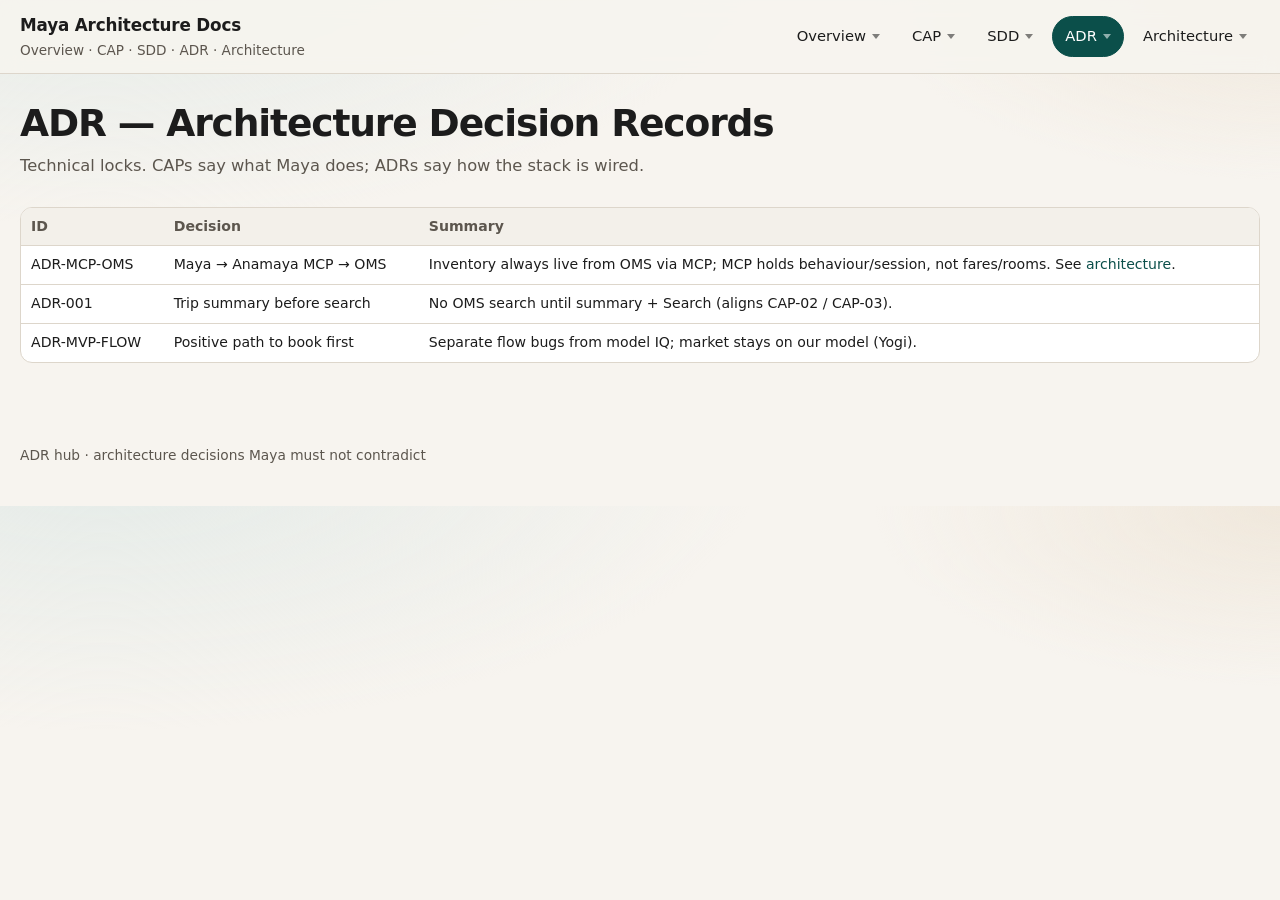
<file: adr/index.html>
<!DOCTYPE html>
<html lang="en">
<head>
  <meta charset="utf-8" />
  <meta name="viewport" content="width=device-width, initial-scale=1" />
  <title>ADR hub — Maya</title>
  <link rel="stylesheet" href="../styles.css" />
</head>
<body>
  <header class="site-header">
    <div class="site-header-inner">
      <div class="brand">
        <strong>Maya Architecture Docs</strong>
        <span>Overview · CAP · SDD · ADR · Architecture</span>
      </div>
      <nav class="nav" aria-label="Primary">
        <div class="nav-dd">
          <a class="nav-dd-main" href="../index.html">Overview</a>
          <div class="nav-dd-menu" role="menu">
            <a href="../index.html">Rule of thumb</a>
            <a href="../cap/index.html">How to verify</a>
          </div>
        </div>
        <div class="nav-dd">
          <a class="nav-dd-main " href="../cap/index.html">CAP</a>
          <div class="nav-dd-menu" role="menu">
            <a href="../cap/index.html">Catalogue + checklist</a>
            <a href="../cap/CAP-01.html">CAP-01 Intent</a>
            <a href="../cap/CAP-02.html">CAP-02 Summary</a>
            <a href="../cap/CAP-03.html">CAP-03 Summary edit</a>
            <a href="../cap/CAP-04.html">CAP-04 Intent confirm</a>
            <a href="../cap/CAP-05.html">CAP-05 ≤3 options</a>
            <a href="../cap/CAP-06.html">CAP-06 Refine search</a>
            <a href="../cap/CAP-07.html">CAP-07 Book confirm</a>
          </div>
        </div>
        <div class="nav-dd">
          <a class="nav-dd-main " href="../sdd/index.html">SDD</a>
          <div class="nav-dd-menu" role="menu">
            <a href="../sdd/index.html">SDD hub</a>
            <a href="../capabilities.html#main">Main loop (draft)</a>
          </div>
        </div>
        <div class="nav-dd">
          <a class="nav-dd-main active" href="../adr/index.html">ADR</a>
          <div class="nav-dd-menu" role="menu">
            <a href="../adr/index.html">ADR hub</a>
            <a href="../architecture.html">Maya → MCP → OMS</a>
          </div>
        </div>
        <div class="nav-dd">
          <a class="nav-dd-main" href="../architecture.html">Architecture</a>
          <div class="nav-dd-menu" role="menu">
            <a href="../architecture.html">MCP → OMS</a>
            <a href="../path.html">Request path</a>
            <a href="../capabilities.html">Legacy catalogue</a>
          </div>
        </div>
      </nav>
    </div>
  </header>
  <main>
    <section class="hero">
      <h1>ADR — Architecture Decision Records</h1>
      <p>Technical locks. CAPs say what Maya does; ADRs say how the stack is wired.</p>
    </section>
    <div class="table-wrap">
      <table class="attr">
        <thead><tr><th>ID</th><th>Decision</th><th>Summary</th></tr></thead>
        <tbody>
          <tr>
            <td>ADR-MCP-OMS</td>
            <td>Maya → Anamaya MCP → OMS</td>
            <td>Inventory always live from OMS via MCP; MCP holds behaviour/session, not fares/rooms. See <a href="../architecture.html">architecture</a>.</td>
          </tr>
          <tr>
            <td>ADR-001</td>
            <td>Trip summary before search</td>
            <td>No OMS search until summary + Search (aligns CAP-02 / CAP-03).</td>
          </tr>
          <tr>
            <td>ADR-MVP-FLOW</td>
            <td>Positive path to book first</td>
            <td>Separate flow bugs from model IQ; market stays on our model (Yogi).</td>
          </tr>
        </tbody>
      </table>
    </div>
  </main>
  <footer class="footer">ADR hub · architecture decisions Maya must not contradict</footer>
  <script src="../nav-dropdown.js" defer></script>
</body>
</html>
</file>
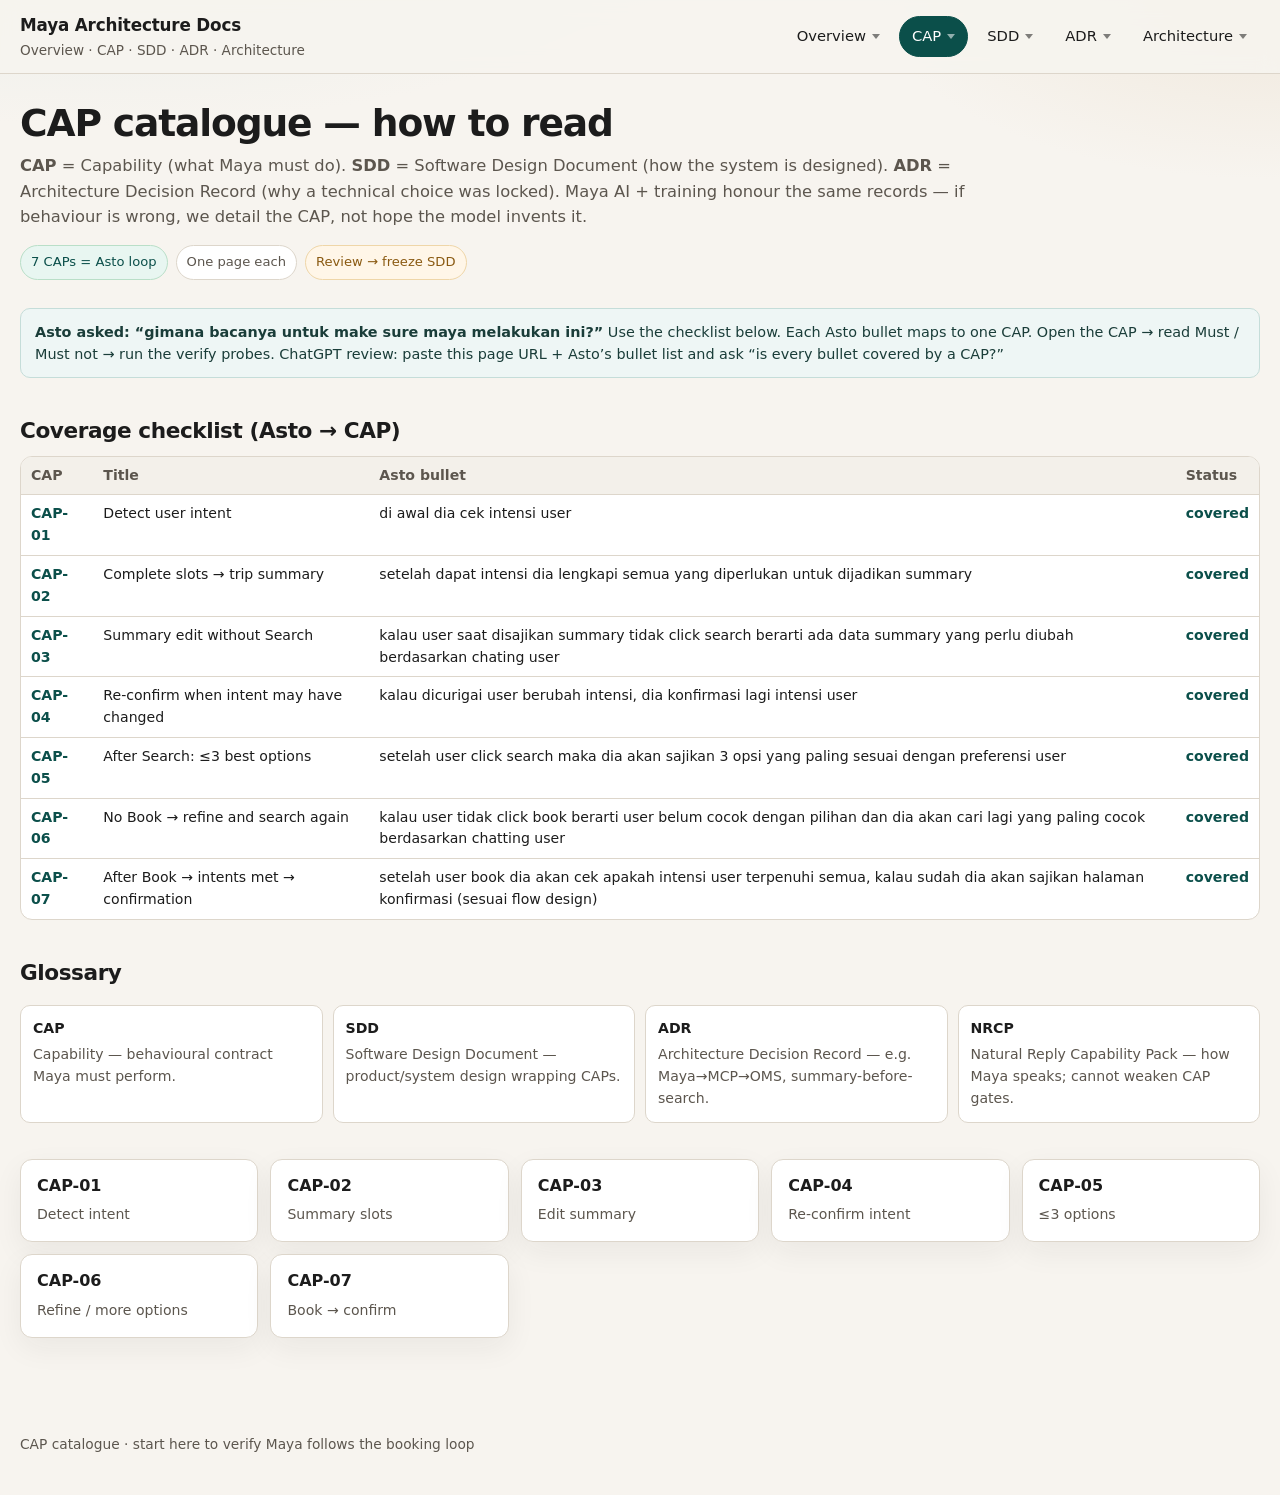
<file: cap/index.html>
<!DOCTYPE html>
<html lang="en">
<head>
  <meta charset="utf-8" />
  <meta name="viewport" content="width=device-width, initial-scale=1" />
  <title>CAP catalogue — how to verify Maya</title>
  <link rel="stylesheet" href="../styles.css" />
</head>
<body>
  <header class="site-header">
    <div class="site-header-inner">
      <div class="brand">
        <strong>Maya Architecture Docs</strong>
        <span>Overview · CAP · SDD · ADR · Architecture</span>
      </div>
      <nav class="nav" aria-label="Primary">
        <div class="nav-dd">
          <a class="nav-dd-main" href="../index.html">Overview</a>
          <div class="nav-dd-menu" role="menu">
            <a href="../index.html">Rule of thumb</a>
            <a href="../cap/index.html">How to verify</a>
          </div>
        </div>
        <div class="nav-dd">
          <a class="nav-dd-main active" href="../cap/index.html">CAP</a>
          <div class="nav-dd-menu" role="menu">
            <a href="../cap/index.html">Catalogue + checklist</a>
            <a href="../cap/CAP-01.html">CAP-01 Intent</a>
            <a href="../cap/CAP-02.html">CAP-02 Summary</a>
            <a href="../cap/CAP-03.html">CAP-03 Summary edit</a>
            <a href="../cap/CAP-04.html">CAP-04 Intent confirm</a>
            <a href="../cap/CAP-05.html">CAP-05 ≤3 options</a>
            <a href="../cap/CAP-06.html">CAP-06 Refine search</a>
            <a href="../cap/CAP-07.html">CAP-07 Book confirm</a>
          </div>
        </div>
        <div class="nav-dd">
          <a class="nav-dd-main " href="../sdd/index.html">SDD</a>
          <div class="nav-dd-menu" role="menu">
            <a href="../sdd/index.html">SDD hub</a>
            <a href="../capabilities.html#main">Main loop (draft)</a>
          </div>
        </div>
        <div class="nav-dd">
          <a class="nav-dd-main " href="../adr/index.html">ADR</a>
          <div class="nav-dd-menu" role="menu">
            <a href="../adr/index.html">ADR hub</a>
            <a href="../architecture.html">Maya → MCP → OMS</a>
          </div>
        </div>
        <div class="nav-dd">
          <a class="nav-dd-main" href="../architecture.html">Architecture</a>
          <div class="nav-dd-menu" role="menu">
            <a href="../architecture.html">MCP → OMS</a>
            <a href="../path.html">Request path</a>
            <a href="../capabilities.html">Legacy catalogue</a>
          </div>
        </div>
      </nav>
    </div>
  </header>
  <main>
    <section class="hero">
      <h1>CAP catalogue — how to read</h1>
      <p>
        <strong>CAP</strong> = Capability (what Maya must do).
        <strong>SDD</strong> = Software Design Document (how the system is designed).
        <strong>ADR</strong> = Architecture Decision Record (why a technical choice was locked).
        Maya AI + training honour the same records — if behaviour is wrong, we detail the CAP, not hope the model invents it.
      </p>
      <div class="meta-row">
        <span class="chip ok">7 CAPs = Asto loop</span>
        <span class="chip">One page each</span>
        <span class="chip warn">Review → freeze SDD</span>
      </div>
    </section>

    <div class="note">
      <strong>Asto asked: “gimana bacanya untuk make sure maya melakukan ini?”</strong>
      Use the checklist below. Each Asto bullet maps to one CAP.
      Open the CAP → read Must / Must not → run the verify probes.
      ChatGPT review: paste this page URL + Asto’s bullet list and ask “is every bullet covered by a CAP?”
    </div>

    <section class="section" id="checklist">
      <h2>Coverage checklist (Asto → CAP)</h2>
      <div class="table-wrap">
        <table class="attr">
          <thead>
            <tr><th>CAP</th><th>Title</th><th>Asto bullet</th><th>Status</th></tr>
          </thead>
          <tbody>
            <tr>
      <td><a href="CAP-01.html"><strong>CAP-01</strong></a></td>
      <td>Detect user intent</td>
      <td>di awal dia cek intensi user</td>
      <td class="yes">covered</td>
    </tr><tr>
      <td><a href="CAP-02.html"><strong>CAP-02</strong></a></td>
      <td>Complete slots → trip summary</td>
      <td>setelah dapat intensi dia lengkapi semua yang diperlukan untuk dijadikan summary</td>
      <td class="yes">covered</td>
    </tr><tr>
      <td><a href="CAP-03.html"><strong>CAP-03</strong></a></td>
      <td>Summary edit without Search</td>
      <td>kalau user saat disajikan summary tidak click search berarti ada data summary yang perlu diubah berdasarkan chating user</td>
      <td class="yes">covered</td>
    </tr><tr>
      <td><a href="CAP-04.html"><strong>CAP-04</strong></a></td>
      <td>Re-confirm when intent may have changed</td>
      <td>kalau dicurigai user berubah intensi, dia konfirmasi lagi intensi user</td>
      <td class="yes">covered</td>
    </tr><tr>
      <td><a href="CAP-05.html"><strong>CAP-05</strong></a></td>
      <td>After Search: ≤3 best options</td>
      <td>setelah user click search maka dia akan sajikan 3 opsi yang paling sesuai dengan preferensi user</td>
      <td class="yes">covered</td>
    </tr><tr>
      <td><a href="CAP-06.html"><strong>CAP-06</strong></a></td>
      <td>No Book → refine and search again</td>
      <td>kalau user tidak click book berarti user belum cocok dengan pilihan dan dia akan cari lagi yang paling cocok berdasarkan chatting user</td>
      <td class="yes">covered</td>
    </tr><tr>
      <td><a href="CAP-07.html"><strong>CAP-07</strong></a></td>
      <td>After Book → intents met → confirmation</td>
      <td>setelah user book dia akan cek apakah intensi user terpenuhi semua, kalau sudah dia akan sajikan halaman konfirmasi (sesuai flow design)</td>
      <td class="yes">covered</td>
    </tr>
          </tbody>
        </table>
      </div>
    </section>

    <section class="section">
      <h2>Glossary</h2>
      <div class="legend">
        <div class="legend-item"><strong>CAP</strong><span>Capability — behavioural contract Maya must perform.</span></div>
        <div class="legend-item"><strong>SDD</strong><span>Software Design Document — product/system design wrapping CAPs.</span></div>
        <div class="legend-item"><strong>ADR</strong><span>Architecture Decision Record — e.g. Maya→MCP→OMS, summary-before-search.</span></div>
        <div class="legend-item"><strong>NRCP</strong><span>Natural Reply Capability Pack — how Maya speaks; cannot weaken CAP gates.</span></div>
      </div>
    </section>

    <div class="toc">
      <a href="CAP-01.html"><strong>CAP-01</strong><span>Detect intent</span></a>
      <a href="CAP-02.html"><strong>CAP-02</strong><span>Summary slots</span></a>
      <a href="CAP-03.html"><strong>CAP-03</strong><span>Edit summary</span></a>
      <a href="CAP-04.html"><strong>CAP-04</strong><span>Re-confirm intent</span></a>
      <a href="CAP-05.html"><strong>CAP-05</strong><span>≤3 options</span></a>
      <a href="CAP-06.html"><strong>CAP-06</strong><span>Refine / more options</span></a>
      <a href="CAP-07.html"><strong>CAP-07</strong><span>Book → confirm</span></a>
    </div>
  </main>
  <footer class="footer">CAP catalogue · start here to verify Maya follows the booking loop</footer>
  <script src="../nav-dropdown.js" defer></script>
</body>
</html>
</file>
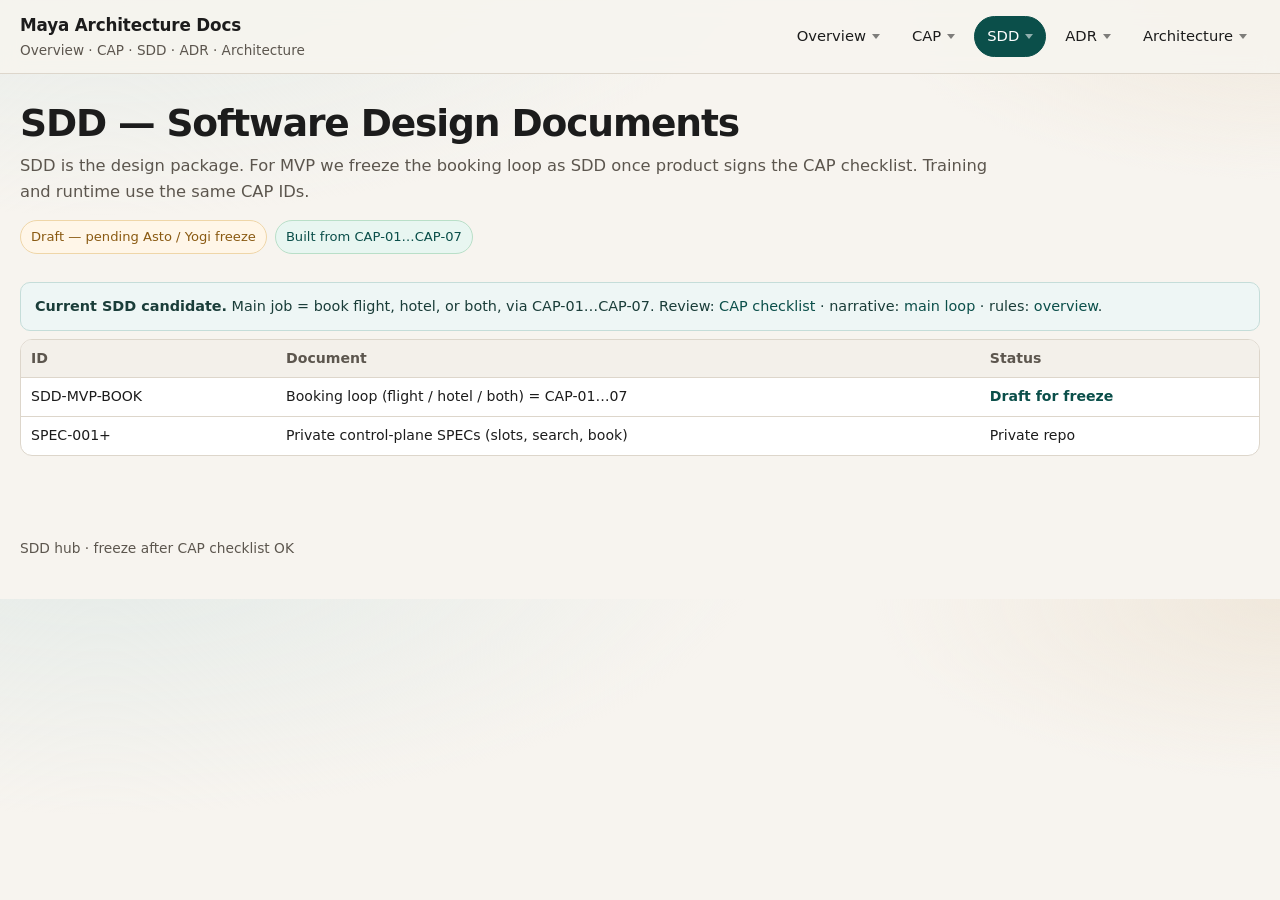
<file: sdd/index.html>
<!DOCTYPE html>
<html lang="en">
<head>
  <meta charset="utf-8" />
  <meta name="viewport" content="width=device-width, initial-scale=1" />
  <title>SDD hub — Maya</title>
  <link rel="stylesheet" href="../styles.css" />
</head>
<body>
  <header class="site-header">
    <div class="site-header-inner">
      <div class="brand">
        <strong>Maya Architecture Docs</strong>
        <span>Overview · CAP · SDD · ADR · Architecture</span>
      </div>
      <nav class="nav" aria-label="Primary">
        <div class="nav-dd">
          <a class="nav-dd-main" href="../index.html">Overview</a>
          <div class="nav-dd-menu" role="menu">
            <a href="../index.html">Rule of thumb</a>
            <a href="../cap/index.html">How to verify</a>
          </div>
        </div>
        <div class="nav-dd">
          <a class="nav-dd-main " href="../cap/index.html">CAP</a>
          <div class="nav-dd-menu" role="menu">
            <a href="../cap/index.html">Catalogue + checklist</a>
            <a href="../cap/CAP-01.html">CAP-01 Intent</a>
            <a href="../cap/CAP-02.html">CAP-02 Summary</a>
            <a href="../cap/CAP-03.html">CAP-03 Summary edit</a>
            <a href="../cap/CAP-04.html">CAP-04 Intent confirm</a>
            <a href="../cap/CAP-05.html">CAP-05 ≤3 options</a>
            <a href="../cap/CAP-06.html">CAP-06 Refine search</a>
            <a href="../cap/CAP-07.html">CAP-07 Book confirm</a>
          </div>
        </div>
        <div class="nav-dd">
          <a class="nav-dd-main active" href="../sdd/index.html">SDD</a>
          <div class="nav-dd-menu" role="menu">
            <a href="../sdd/index.html">SDD hub</a>
            <a href="../capabilities.html#main">Main loop (draft)</a>
          </div>
        </div>
        <div class="nav-dd">
          <a class="nav-dd-main " href="../adr/index.html">ADR</a>
          <div class="nav-dd-menu" role="menu">
            <a href="../adr/index.html">ADR hub</a>
            <a href="../architecture.html">Maya → MCP → OMS</a>
          </div>
        </div>
        <div class="nav-dd">
          <a class="nav-dd-main" href="../architecture.html">Architecture</a>
          <div class="nav-dd-menu" role="menu">
            <a href="../architecture.html">MCP → OMS</a>
            <a href="../path.html">Request path</a>
            <a href="../capabilities.html">Legacy catalogue</a>
          </div>
        </div>
      </nav>
    </div>
  </header>
  <main>
    <section class="hero">
      <h1>SDD — Software Design Documents</h1>
      <p>
        SDD is the design package. For MVP we freeze the booking loop as SDD once product signs the CAP checklist.
        Training and runtime use the same CAP IDs.
      </p>
      <div class="meta-row">
        <span class="chip warn">Draft — pending Asto / Yogi freeze</span>
        <span class="chip ok">Built from CAP-01…CAP-07</span>
      </div>
    </section>
    <div class="note">
      <strong>Current SDD candidate.</strong>
      Main job = book flight, hotel, or both, via CAP-01…CAP-07.
      Review: <a href="../cap/index.html">CAP checklist</a> · narrative: <a href="../capabilities.html#main">main loop</a> · rules: <a href="../index.html">overview</a>.
    </div>
    <div class="table-wrap">
      <table class="attr">
        <thead><tr><th>ID</th><th>Document</th><th>Status</th></tr></thead>
        <tbody>
          <tr><td>SDD-MVP-BOOK</td><td>Booking loop (flight / hotel / both) = CAP-01…07</td><td class="yes">Draft for freeze</td></tr>
          <tr><td>SPEC-001+</td><td>Private control-plane SPECs (slots, search, book)</td><td>Private repo</td></tr>
        </tbody>
      </table>
    </div>
  </main>
  <footer class="footer">SDD hub · freeze after CAP checklist OK</footer>
  <script src="../nav-dropdown.js" defer></script>
</body>
</html>
</file>
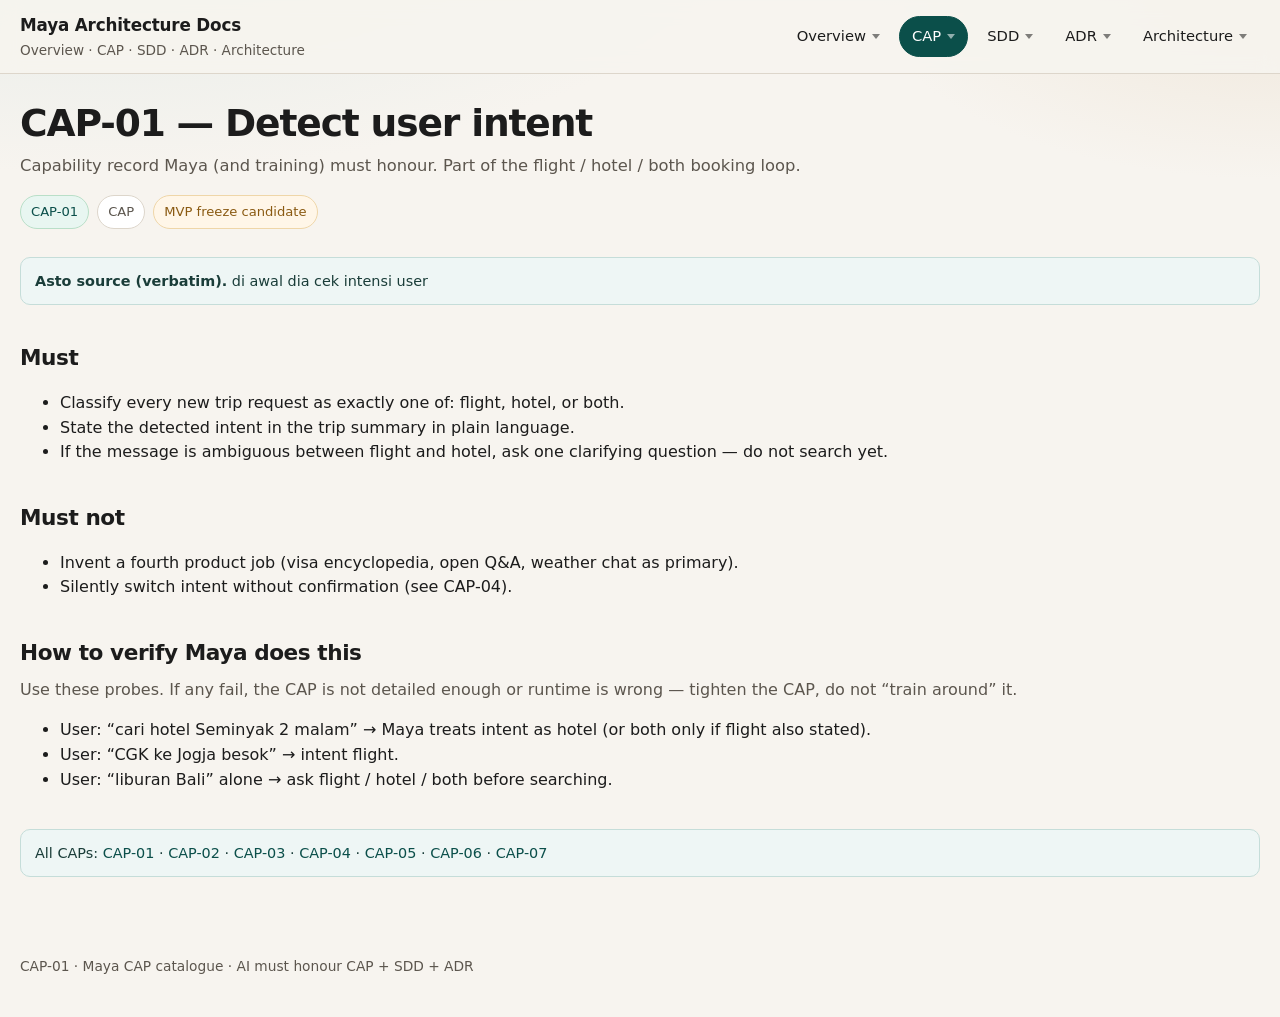
<file: cap/CAP-01.html>
<!DOCTYPE html>
<html lang="en">
<head>
  <meta charset="utf-8" />
  <meta name="viewport" content="width=device-width, initial-scale=1" />
  <title>CAP-01 — Detect user intent</title>
  <link rel="stylesheet" href="../styles.css" />
</head>
<body>
  <header class="site-header">
    <div class="site-header-inner">
      <div class="brand">
        <strong>Maya Architecture Docs</strong>
        <span>Overview · CAP · SDD · ADR · Architecture</span>
      </div>
      <nav class="nav" aria-label="Primary">
        <div class="nav-dd">
          <a class="nav-dd-main" href="../index.html">Overview</a>
          <div class="nav-dd-menu" role="menu">
            <a href="../index.html">Rule of thumb</a>
            <a href="../cap/index.html">How to verify</a>
          </div>
        </div>
        <div class="nav-dd">
          <a class="nav-dd-main active" href="../cap/index.html">CAP</a>
          <div class="nav-dd-menu" role="menu">
            <a href="../cap/index.html">Catalogue + checklist</a>
            <a href="../cap/CAP-01.html">CAP-01 Intent</a>
            <a href="../cap/CAP-02.html">CAP-02 Summary</a>
            <a href="../cap/CAP-03.html">CAP-03 Summary edit</a>
            <a href="../cap/CAP-04.html">CAP-04 Intent confirm</a>
            <a href="../cap/CAP-05.html">CAP-05 ≤3 options</a>
            <a href="../cap/CAP-06.html">CAP-06 Refine search</a>
            <a href="../cap/CAP-07.html">CAP-07 Book confirm</a>
          </div>
        </div>
        <div class="nav-dd">
          <a class="nav-dd-main " href="../sdd/index.html">SDD</a>
          <div class="nav-dd-menu" role="menu">
            <a href="../sdd/index.html">SDD hub</a>
            <a href="../capabilities.html#main">Main loop (draft)</a>
          </div>
        </div>
        <div class="nav-dd">
          <a class="nav-dd-main " href="../adr/index.html">ADR</a>
          <div class="nav-dd-menu" role="menu">
            <a href="../adr/index.html">ADR hub</a>
            <a href="../architecture.html">Maya → MCP → OMS</a>
          </div>
        </div>
        <div class="nav-dd">
          <a class="nav-dd-main" href="../architecture.html">Architecture</a>
          <div class="nav-dd-menu" role="menu">
            <a href="../architecture.html">MCP → OMS</a>
            <a href="../path.html">Request path</a>
            <a href="../capabilities.html">Legacy catalogue</a>
          </div>
        </div>
      </nav>
    </div>
  </header>
  <main>
    <section class="hero">
      <h1>CAP-01 — Detect user intent</h1>
      <p>Capability record Maya (and training) must honour. Part of the flight / hotel / both booking loop.</p>
      <div class="meta-row">
        <span class="chip ok">CAP-01</span>
        <span class="chip">CAP</span>
        <span class="chip warn">MVP freeze candidate</span>
      </div>
    </section>

    <div class="note">
      <strong>Asto source (verbatim).</strong> di awal dia cek intensi user
    </div>

    <section class="section">
      <h2>Must</h2>
      <ul><li>Classify every new trip request as exactly one of: flight, hotel, or both.</li><li>State the detected intent in the trip summary in plain language.</li><li>If the message is ambiguous between flight and hotel, ask one clarifying question — do not search yet.</li></ul>
    </section>
    <section class="section">
      <h2>Must not</h2>
      <ul><li>Invent a fourth product job (visa encyclopedia, open Q&A, weather chat as primary).</li><li>Silently switch intent without confirmation (see CAP-04).</li></ul>
    </section>
    <section class="section">
      <h2>How to verify Maya does this</h2>
      <p class="lead">Use these probes. If any fail, the CAP is not detailed enough or runtime is wrong — tighten the CAP, do not “train around” it.</p>
      <ul><li>User: “cari hotel Seminyak 2 malam” → Maya treats intent as hotel (or both only if flight also stated).</li><li>User: “CGK ke Jogja besok” → intent flight.</li><li>User: “liburan Bali” alone → ask flight / hotel / both before searching.</li></ul>
    </section>

    <p class="note">All CAPs: <a href="CAP-01.html">CAP-01</a> · <a href="CAP-02.html">CAP-02</a> · <a href="CAP-03.html">CAP-03</a> · <a href="CAP-04.html">CAP-04</a> · <a href="CAP-05.html">CAP-05</a> · <a href="CAP-06.html">CAP-06</a> · <a href="CAP-07.html">CAP-07</a></p>
  </main>
  <footer class="footer">CAP-01 · Maya CAP catalogue · AI must honour CAP + SDD + ADR</footer>
  <script src="../nav-dropdown.js" defer></script>
</body>
</html>
</file>
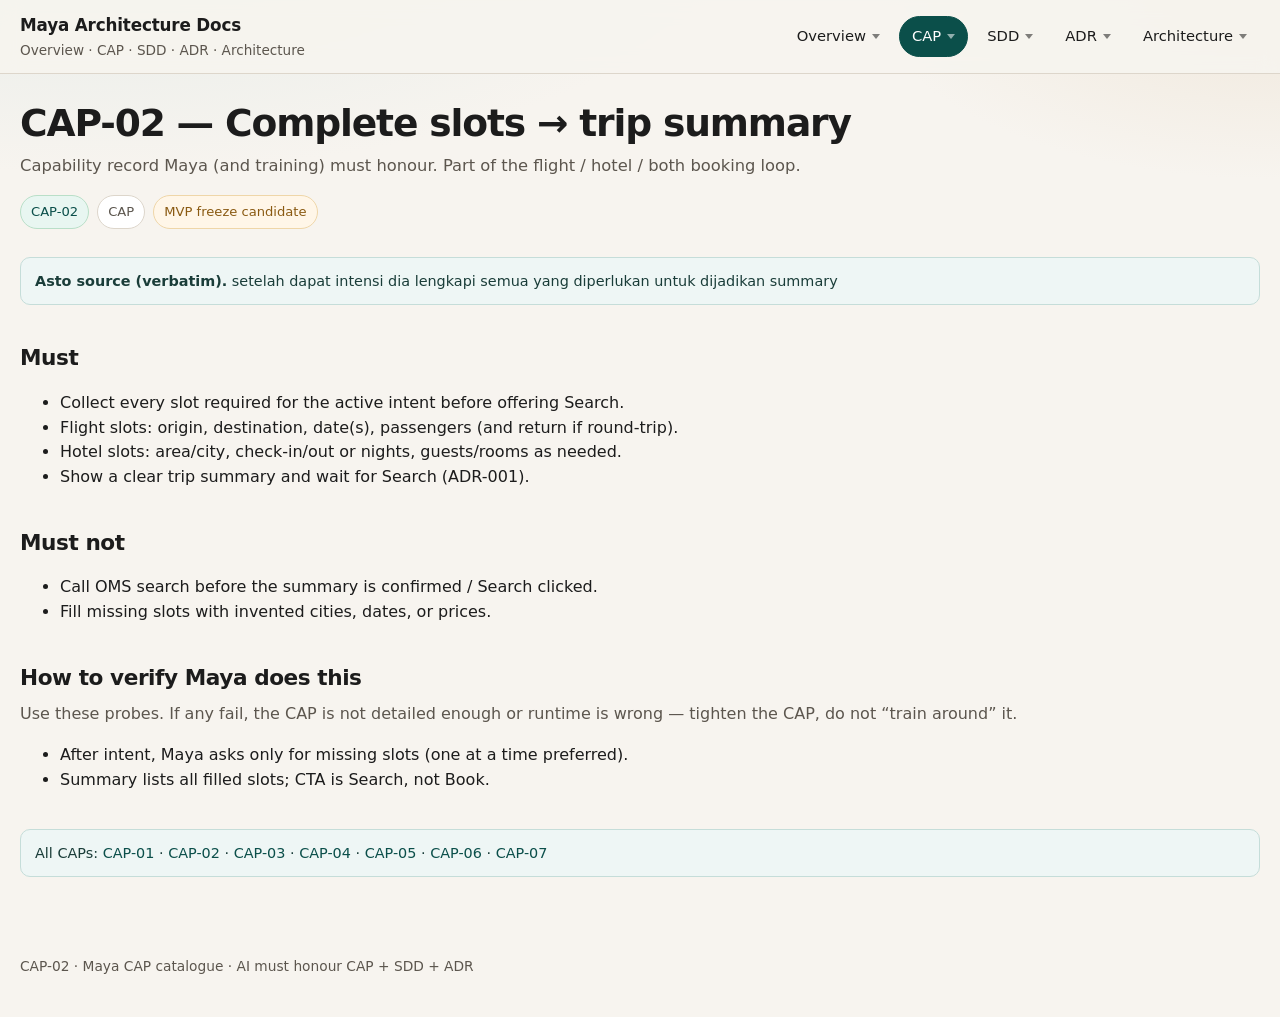
<file: cap/CAP-02.html>
<!DOCTYPE html>
<html lang="en">
<head>
  <meta charset="utf-8" />
  <meta name="viewport" content="width=device-width, initial-scale=1" />
  <title>CAP-02 — Complete slots → trip summary</title>
  <link rel="stylesheet" href="../styles.css" />
</head>
<body>
  <header class="site-header">
    <div class="site-header-inner">
      <div class="brand">
        <strong>Maya Architecture Docs</strong>
        <span>Overview · CAP · SDD · ADR · Architecture</span>
      </div>
      <nav class="nav" aria-label="Primary">
        <div class="nav-dd">
          <a class="nav-dd-main" href="../index.html">Overview</a>
          <div class="nav-dd-menu" role="menu">
            <a href="../index.html">Rule of thumb</a>
            <a href="../cap/index.html">How to verify</a>
          </div>
        </div>
        <div class="nav-dd">
          <a class="nav-dd-main active" href="../cap/index.html">CAP</a>
          <div class="nav-dd-menu" role="menu">
            <a href="../cap/index.html">Catalogue + checklist</a>
            <a href="../cap/CAP-01.html">CAP-01 Intent</a>
            <a href="../cap/CAP-02.html">CAP-02 Summary</a>
            <a href="../cap/CAP-03.html">CAP-03 Summary edit</a>
            <a href="../cap/CAP-04.html">CAP-04 Intent confirm</a>
            <a href="../cap/CAP-05.html">CAP-05 ≤3 options</a>
            <a href="../cap/CAP-06.html">CAP-06 Refine search</a>
            <a href="../cap/CAP-07.html">CAP-07 Book confirm</a>
          </div>
        </div>
        <div class="nav-dd">
          <a class="nav-dd-main " href="../sdd/index.html">SDD</a>
          <div class="nav-dd-menu" role="menu">
            <a href="../sdd/index.html">SDD hub</a>
            <a href="../capabilities.html#main">Main loop (draft)</a>
          </div>
        </div>
        <div class="nav-dd">
          <a class="nav-dd-main " href="../adr/index.html">ADR</a>
          <div class="nav-dd-menu" role="menu">
            <a href="../adr/index.html">ADR hub</a>
            <a href="../architecture.html">Maya → MCP → OMS</a>
          </div>
        </div>
        <div class="nav-dd">
          <a class="nav-dd-main" href="../architecture.html">Architecture</a>
          <div class="nav-dd-menu" role="menu">
            <a href="../architecture.html">MCP → OMS</a>
            <a href="../path.html">Request path</a>
            <a href="../capabilities.html">Legacy catalogue</a>
          </div>
        </div>
      </nav>
    </div>
  </header>
  <main>
    <section class="hero">
      <h1>CAP-02 — Complete slots → trip summary</h1>
      <p>Capability record Maya (and training) must honour. Part of the flight / hotel / both booking loop.</p>
      <div class="meta-row">
        <span class="chip ok">CAP-02</span>
        <span class="chip">CAP</span>
        <span class="chip warn">MVP freeze candidate</span>
      </div>
    </section>

    <div class="note">
      <strong>Asto source (verbatim).</strong> setelah dapat intensi dia lengkapi semua yang diperlukan untuk dijadikan summary
    </div>

    <section class="section">
      <h2>Must</h2>
      <ul><li>Collect every slot required for the active intent before offering Search.</li><li>Flight slots: origin, destination, date(s), passengers (and return if round-trip).</li><li>Hotel slots: area/city, check-in/out or nights, guests/rooms as needed.</li><li>Show a clear trip summary and wait for Search (ADR-001).</li></ul>
    </section>
    <section class="section">
      <h2>Must not</h2>
      <ul><li>Call OMS search before the summary is confirmed / Search clicked.</li><li>Fill missing slots with invented cities, dates, or prices.</li></ul>
    </section>
    <section class="section">
      <h2>How to verify Maya does this</h2>
      <p class="lead">Use these probes. If any fail, the CAP is not detailed enough or runtime is wrong — tighten the CAP, do not “train around” it.</p>
      <ul><li>After intent, Maya asks only for missing slots (one at a time preferred).</li><li>Summary lists all filled slots; CTA is Search, not Book.</li></ul>
    </section>

    <p class="note">All CAPs: <a href="CAP-01.html">CAP-01</a> · <a href="CAP-02.html">CAP-02</a> · <a href="CAP-03.html">CAP-03</a> · <a href="CAP-04.html">CAP-04</a> · <a href="CAP-05.html">CAP-05</a> · <a href="CAP-06.html">CAP-06</a> · <a href="CAP-07.html">CAP-07</a></p>
  </main>
  <footer class="footer">CAP-02 · Maya CAP catalogue · AI must honour CAP + SDD + ADR</footer>
  <script src="../nav-dropdown.js" defer></script>
</body>
</html>
</file>
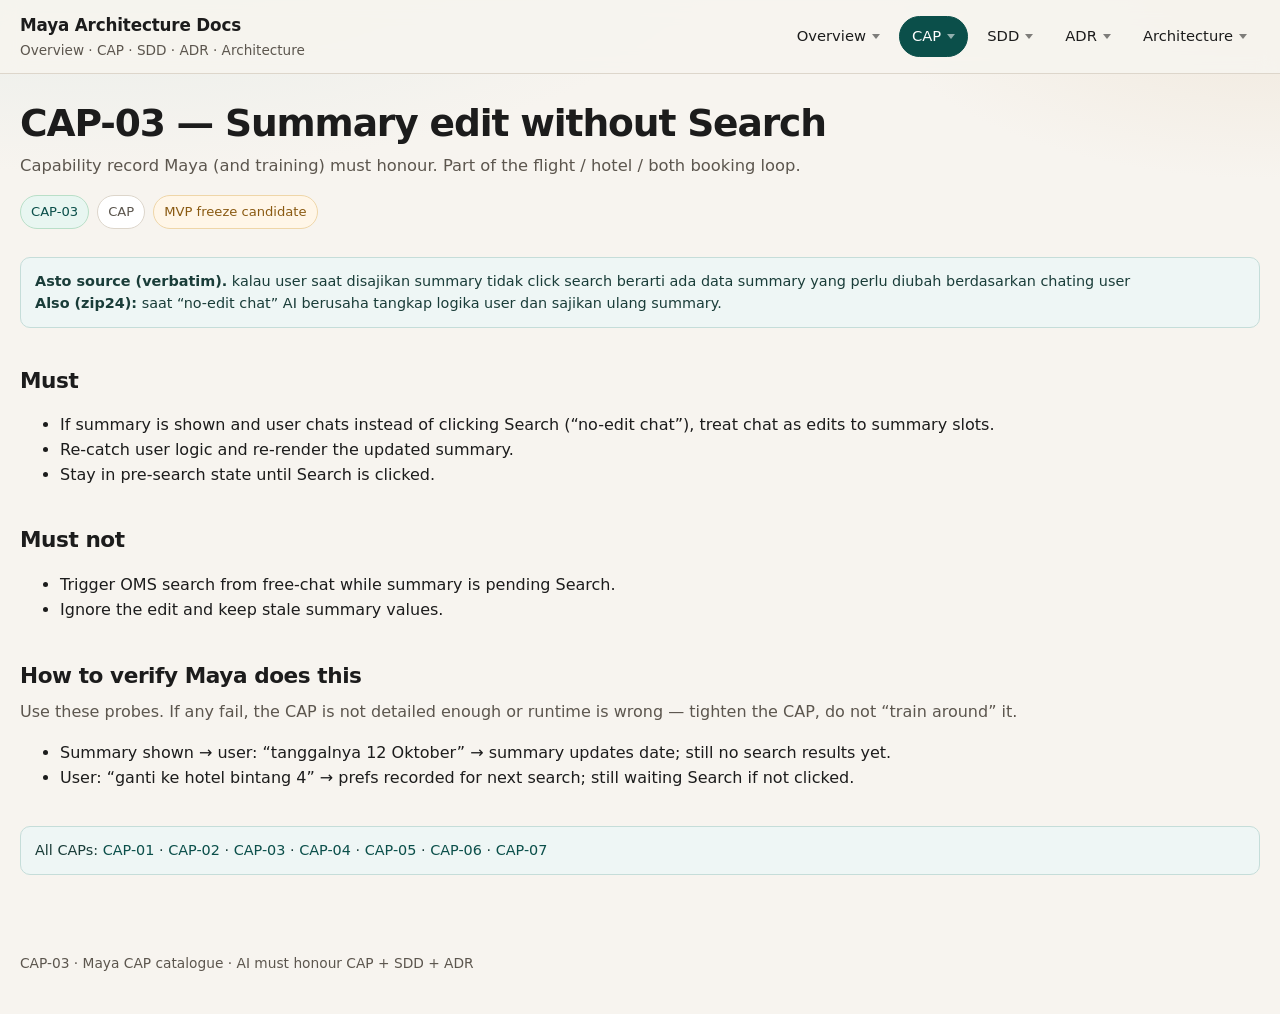
<file: cap/CAP-03.html>
<!DOCTYPE html>
<html lang="en">
<head>
  <meta charset="utf-8" />
  <meta name="viewport" content="width=device-width, initial-scale=1" />
  <title>CAP-03 — Summary edit without Search</title>
  <link rel="stylesheet" href="../styles.css" />
</head>
<body>
  <header class="site-header">
    <div class="site-header-inner">
      <div class="brand">
        <strong>Maya Architecture Docs</strong>
        <span>Overview · CAP · SDD · ADR · Architecture</span>
      </div>
      <nav class="nav" aria-label="Primary">
        <div class="nav-dd">
          <a class="nav-dd-main" href="../index.html">Overview</a>
          <div class="nav-dd-menu" role="menu">
            <a href="../index.html">Rule of thumb</a>
            <a href="../cap/index.html">How to verify</a>
          </div>
        </div>
        <div class="nav-dd">
          <a class="nav-dd-main active" href="../cap/index.html">CAP</a>
          <div class="nav-dd-menu" role="menu">
            <a href="../cap/index.html">Catalogue + checklist</a>
            <a href="../cap/CAP-01.html">CAP-01 Intent</a>
            <a href="../cap/CAP-02.html">CAP-02 Summary</a>
            <a href="../cap/CAP-03.html">CAP-03 Summary edit</a>
            <a href="../cap/CAP-04.html">CAP-04 Intent confirm</a>
            <a href="../cap/CAP-05.html">CAP-05 ≤3 options</a>
            <a href="../cap/CAP-06.html">CAP-06 Refine search</a>
            <a href="../cap/CAP-07.html">CAP-07 Book confirm</a>
          </div>
        </div>
        <div class="nav-dd">
          <a class="nav-dd-main " href="../sdd/index.html">SDD</a>
          <div class="nav-dd-menu" role="menu">
            <a href="../sdd/index.html">SDD hub</a>
            <a href="../capabilities.html#main">Main loop (draft)</a>
          </div>
        </div>
        <div class="nav-dd">
          <a class="nav-dd-main " href="../adr/index.html">ADR</a>
          <div class="nav-dd-menu" role="menu">
            <a href="../adr/index.html">ADR hub</a>
            <a href="../architecture.html">Maya → MCP → OMS</a>
          </div>
        </div>
        <div class="nav-dd">
          <a class="nav-dd-main" href="../architecture.html">Architecture</a>
          <div class="nav-dd-menu" role="menu">
            <a href="../architecture.html">MCP → OMS</a>
            <a href="../path.html">Request path</a>
            <a href="../capabilities.html">Legacy catalogue</a>
          </div>
        </div>
      </nav>
    </div>
  </header>
  <main>
    <section class="hero">
      <h1>CAP-03 — Summary edit without Search</h1>
      <p>Capability record Maya (and training) must honour. Part of the flight / hotel / both booking loop.</p>
      <div class="meta-row">
        <span class="chip ok">CAP-03</span>
        <span class="chip">CAP</span>
        <span class="chip warn">MVP freeze candidate</span>
      </div>
    </section>

    <div class="note">
      <strong>Asto source (verbatim).</strong> kalau user saat disajikan summary tidak click search berarti ada data summary yang perlu diubah berdasarkan chating user<br />
      <strong>Also (zip24):</strong> saat “no-edit chat” AI berusaha tangkap logika user dan sajikan ulang summary.
    </div>

    <section class="section">
      <h2>Must</h2>
      <ul><li>If summary is shown and user chats instead of clicking Search (“no-edit chat”), treat chat as edits to summary slots.</li><li>Re-catch user logic and re-render the updated summary.</li><li>Stay in pre-search state until Search is clicked.</li></ul>
    </section>
    <section class="section">
      <h2>Must not</h2>
      <ul><li>Trigger OMS search from free-chat while summary is pending Search.</li><li>Ignore the edit and keep stale summary values.</li></ul>
    </section>
    <section class="section">
      <h2>How to verify Maya does this</h2>
      <p class="lead">Use these probes. If any fail, the CAP is not detailed enough or runtime is wrong — tighten the CAP, do not “train around” it.</p>
      <ul><li>Summary shown → user: “tanggalnya 12 Oktober” → summary updates date; still no search results yet.</li><li>User: “ganti ke hotel bintang 4” → prefs recorded for next search; still waiting Search if not clicked.</li></ul>
    </section>

    <p class="note">All CAPs: <a href="CAP-01.html">CAP-01</a> · <a href="CAP-02.html">CAP-02</a> · <a href="CAP-03.html">CAP-03</a> · <a href="CAP-04.html">CAP-04</a> · <a href="CAP-05.html">CAP-05</a> · <a href="CAP-06.html">CAP-06</a> · <a href="CAP-07.html">CAP-07</a></p>
  </main>
  <footer class="footer">CAP-03 · Maya CAP catalogue · AI must honour CAP + SDD + ADR</footer>
  <script src="../nav-dropdown.js" defer></script>
</body>
</html>
</file>
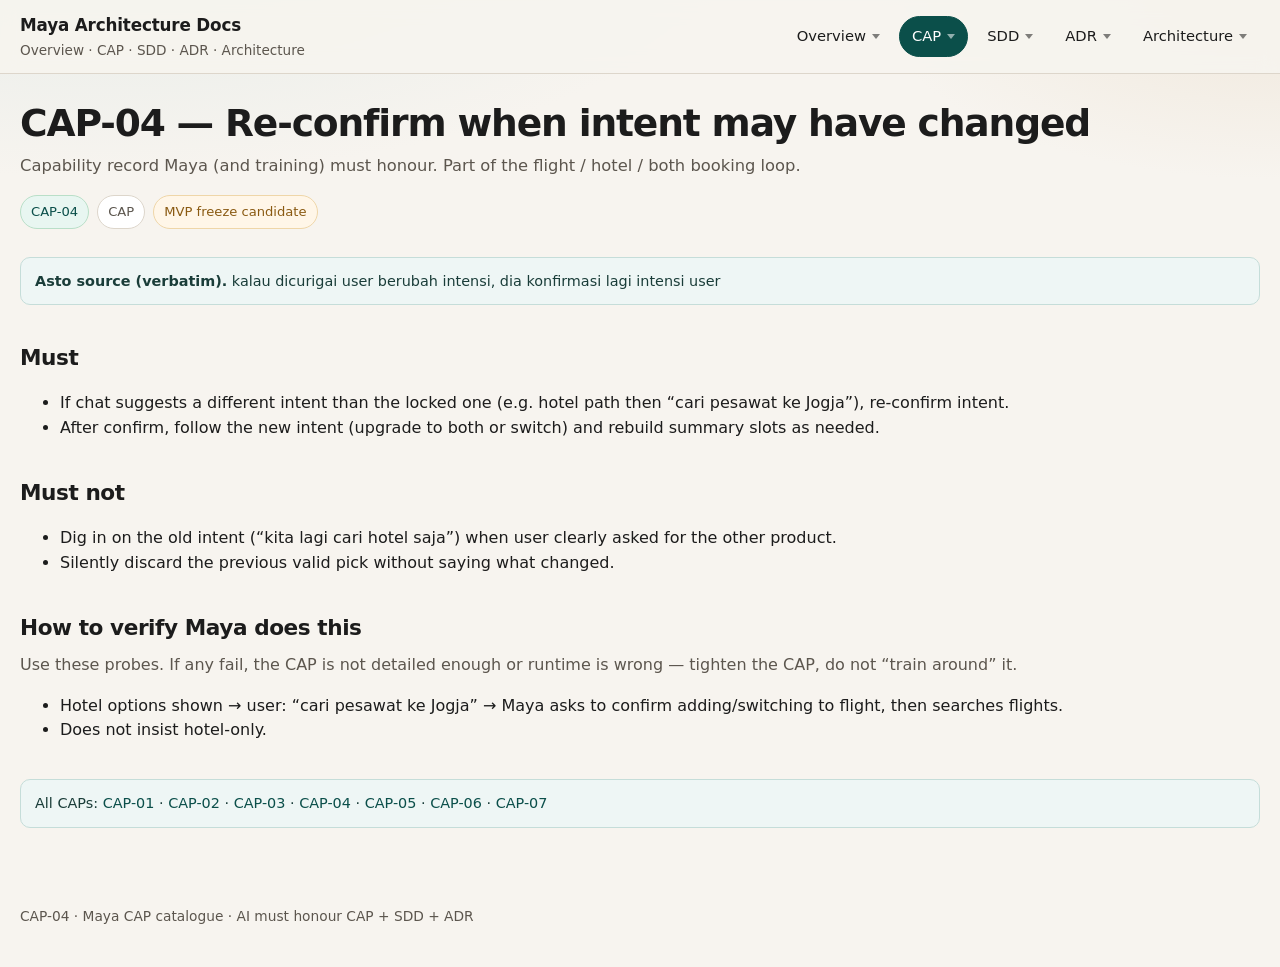
<file: cap/CAP-04.html>
<!DOCTYPE html>
<html lang="en">
<head>
  <meta charset="utf-8" />
  <meta name="viewport" content="width=device-width, initial-scale=1" />
  <title>CAP-04 — Re-confirm when intent may have changed</title>
  <link rel="stylesheet" href="../styles.css" />
</head>
<body>
  <header class="site-header">
    <div class="site-header-inner">
      <div class="brand">
        <strong>Maya Architecture Docs</strong>
        <span>Overview · CAP · SDD · ADR · Architecture</span>
      </div>
      <nav class="nav" aria-label="Primary">
        <div class="nav-dd">
          <a class="nav-dd-main" href="../index.html">Overview</a>
          <div class="nav-dd-menu" role="menu">
            <a href="../index.html">Rule of thumb</a>
            <a href="../cap/index.html">How to verify</a>
          </div>
        </div>
        <div class="nav-dd">
          <a class="nav-dd-main active" href="../cap/index.html">CAP</a>
          <div class="nav-dd-menu" role="menu">
            <a href="../cap/index.html">Catalogue + checklist</a>
            <a href="../cap/CAP-01.html">CAP-01 Intent</a>
            <a href="../cap/CAP-02.html">CAP-02 Summary</a>
            <a href="../cap/CAP-03.html">CAP-03 Summary edit</a>
            <a href="../cap/CAP-04.html">CAP-04 Intent confirm</a>
            <a href="../cap/CAP-05.html">CAP-05 ≤3 options</a>
            <a href="../cap/CAP-06.html">CAP-06 Refine search</a>
            <a href="../cap/CAP-07.html">CAP-07 Book confirm</a>
          </div>
        </div>
        <div class="nav-dd">
          <a class="nav-dd-main " href="../sdd/index.html">SDD</a>
          <div class="nav-dd-menu" role="menu">
            <a href="../sdd/index.html">SDD hub</a>
            <a href="../capabilities.html#main">Main loop (draft)</a>
          </div>
        </div>
        <div class="nav-dd">
          <a class="nav-dd-main " href="../adr/index.html">ADR</a>
          <div class="nav-dd-menu" role="menu">
            <a href="../adr/index.html">ADR hub</a>
            <a href="../architecture.html">Maya → MCP → OMS</a>
          </div>
        </div>
        <div class="nav-dd">
          <a class="nav-dd-main" href="../architecture.html">Architecture</a>
          <div class="nav-dd-menu" role="menu">
            <a href="../architecture.html">MCP → OMS</a>
            <a href="../path.html">Request path</a>
            <a href="../capabilities.html">Legacy catalogue</a>
          </div>
        </div>
      </nav>
    </div>
  </header>
  <main>
    <section class="hero">
      <h1>CAP-04 — Re-confirm when intent may have changed</h1>
      <p>Capability record Maya (and training) must honour. Part of the flight / hotel / both booking loop.</p>
      <div class="meta-row">
        <span class="chip ok">CAP-04</span>
        <span class="chip">CAP</span>
        <span class="chip warn">MVP freeze candidate</span>
      </div>
    </section>

    <div class="note">
      <strong>Asto source (verbatim).</strong> kalau dicurigai user berubah intensi, dia konfirmasi lagi intensi user
    </div>

    <section class="section">
      <h2>Must</h2>
      <ul><li>If chat suggests a different intent than the locked one (e.g. hotel path then “cari pesawat ke Jogja”), re-confirm intent.</li><li>After confirm, follow the new intent (upgrade to both or switch) and rebuild summary slots as needed.</li></ul>
    </section>
    <section class="section">
      <h2>Must not</h2>
      <ul><li>Dig in on the old intent (“kita lagi cari hotel saja”) when user clearly asked for the other product.</li><li>Silently discard the previous valid pick without saying what changed.</li></ul>
    </section>
    <section class="section">
      <h2>How to verify Maya does this</h2>
      <p class="lead">Use these probes. If any fail, the CAP is not detailed enough or runtime is wrong — tighten the CAP, do not “train around” it.</p>
      <ul><li>Hotel options shown → user: “cari pesawat ke Jogja” → Maya asks to confirm adding/switching to flight, then searches flights.</li><li>Does not insist hotel-only.</li></ul>
    </section>

    <p class="note">All CAPs: <a href="CAP-01.html">CAP-01</a> · <a href="CAP-02.html">CAP-02</a> · <a href="CAP-03.html">CAP-03</a> · <a href="CAP-04.html">CAP-04</a> · <a href="CAP-05.html">CAP-05</a> · <a href="CAP-06.html">CAP-06</a> · <a href="CAP-07.html">CAP-07</a></p>
  </main>
  <footer class="footer">CAP-04 · Maya CAP catalogue · AI must honour CAP + SDD + ADR</footer>
  <script src="../nav-dropdown.js" defer></script>
</body>
</html>
</file>
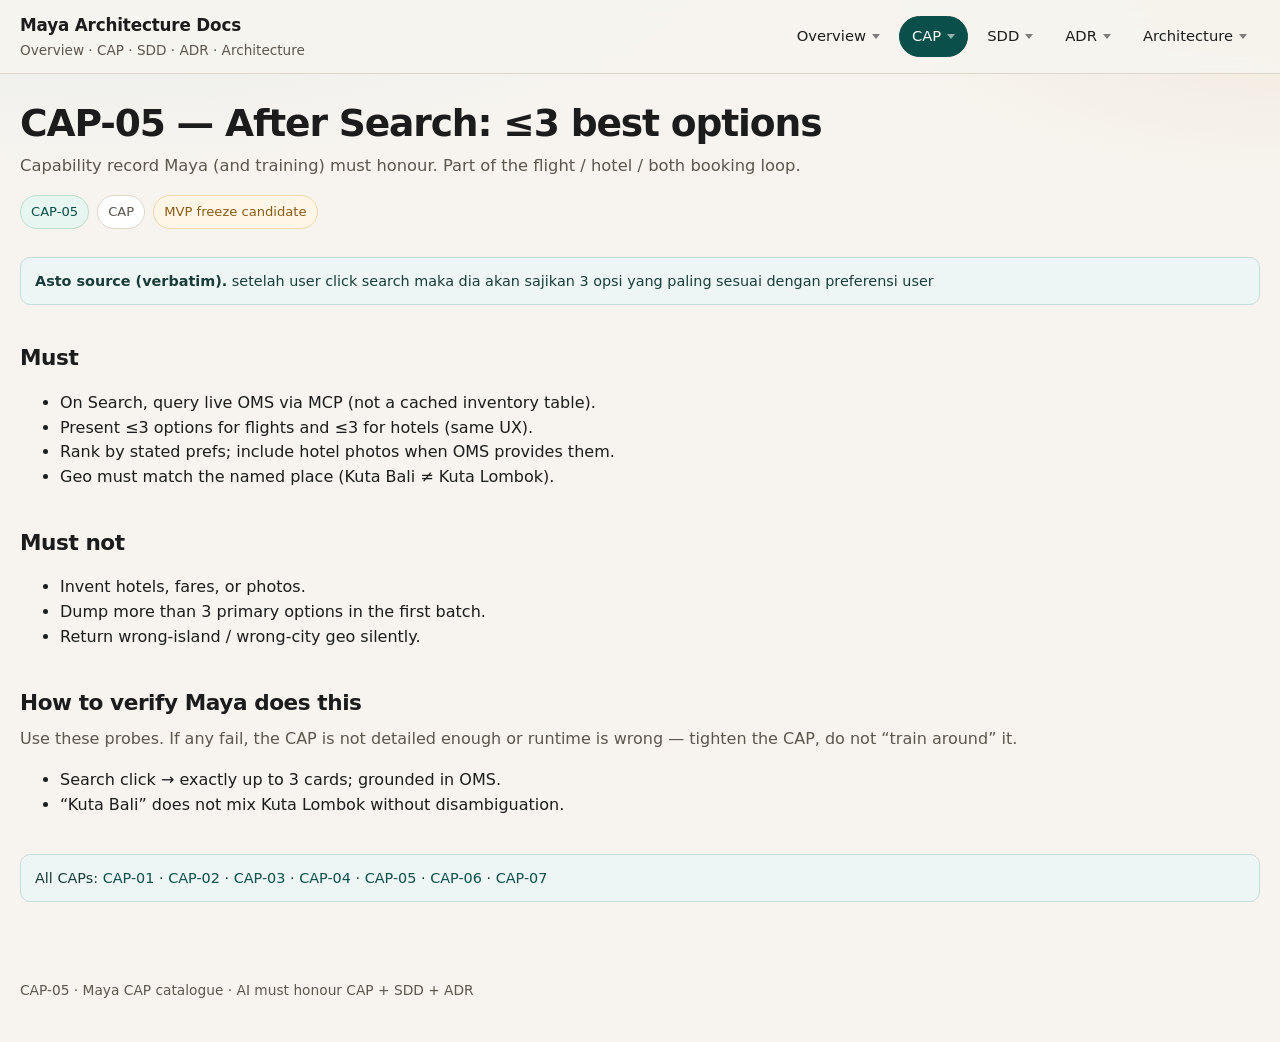
<file: cap/CAP-05.html>
<!DOCTYPE html>
<html lang="en">
<head>
  <meta charset="utf-8" />
  <meta name="viewport" content="width=device-width, initial-scale=1" />
  <title>CAP-05 — After Search: ≤3 best options</title>
  <link rel="stylesheet" href="../styles.css" />
</head>
<body>
  <header class="site-header">
    <div class="site-header-inner">
      <div class="brand">
        <strong>Maya Architecture Docs</strong>
        <span>Overview · CAP · SDD · ADR · Architecture</span>
      </div>
      <nav class="nav" aria-label="Primary">
        <div class="nav-dd">
          <a class="nav-dd-main" href="../index.html">Overview</a>
          <div class="nav-dd-menu" role="menu">
            <a href="../index.html">Rule of thumb</a>
            <a href="../cap/index.html">How to verify</a>
          </div>
        </div>
        <div class="nav-dd">
          <a class="nav-dd-main active" href="../cap/index.html">CAP</a>
          <div class="nav-dd-menu" role="menu">
            <a href="../cap/index.html">Catalogue + checklist</a>
            <a href="../cap/CAP-01.html">CAP-01 Intent</a>
            <a href="../cap/CAP-02.html">CAP-02 Summary</a>
            <a href="../cap/CAP-03.html">CAP-03 Summary edit</a>
            <a href="../cap/CAP-04.html">CAP-04 Intent confirm</a>
            <a href="../cap/CAP-05.html">CAP-05 ≤3 options</a>
            <a href="../cap/CAP-06.html">CAP-06 Refine search</a>
            <a href="../cap/CAP-07.html">CAP-07 Book confirm</a>
          </div>
        </div>
        <div class="nav-dd">
          <a class="nav-dd-main " href="../sdd/index.html">SDD</a>
          <div class="nav-dd-menu" role="menu">
            <a href="../sdd/index.html">SDD hub</a>
            <a href="../capabilities.html#main">Main loop (draft)</a>
          </div>
        </div>
        <div class="nav-dd">
          <a class="nav-dd-main " href="../adr/index.html">ADR</a>
          <div class="nav-dd-menu" role="menu">
            <a href="../adr/index.html">ADR hub</a>
            <a href="../architecture.html">Maya → MCP → OMS</a>
          </div>
        </div>
        <div class="nav-dd">
          <a class="nav-dd-main" href="../architecture.html">Architecture</a>
          <div class="nav-dd-menu" role="menu">
            <a href="../architecture.html">MCP → OMS</a>
            <a href="../path.html">Request path</a>
            <a href="../capabilities.html">Legacy catalogue</a>
          </div>
        </div>
      </nav>
    </div>
  </header>
  <main>
    <section class="hero">
      <h1>CAP-05 — After Search: ≤3 best options</h1>
      <p>Capability record Maya (and training) must honour. Part of the flight / hotel / both booking loop.</p>
      <div class="meta-row">
        <span class="chip ok">CAP-05</span>
        <span class="chip">CAP</span>
        <span class="chip warn">MVP freeze candidate</span>
      </div>
    </section>

    <div class="note">
      <strong>Asto source (verbatim).</strong> setelah user click search maka dia akan sajikan 3 opsi yang paling sesuai dengan preferensi user
    </div>

    <section class="section">
      <h2>Must</h2>
      <ul><li>On Search, query live OMS via MCP (not a cached inventory table).</li><li>Present ≤3 options for flights and ≤3 for hotels (same UX).</li><li>Rank by stated prefs; include hotel photos when OMS provides them.</li><li>Geo must match the named place (Kuta Bali ≠ Kuta Lombok).</li></ul>
    </section>
    <section class="section">
      <h2>Must not</h2>
      <ul><li>Invent hotels, fares, or photos.</li><li>Dump more than 3 primary options in the first batch.</li><li>Return wrong-island / wrong-city geo silently.</li></ul>
    </section>
    <section class="section">
      <h2>How to verify Maya does this</h2>
      <p class="lead">Use these probes. If any fail, the CAP is not detailed enough or runtime is wrong — tighten the CAP, do not “train around” it.</p>
      <ul><li>Search click → exactly up to 3 cards; grounded in OMS.</li><li>“Kuta Bali” does not mix Kuta Lombok without disambiguation.</li></ul>
    </section>

    <p class="note">All CAPs: <a href="CAP-01.html">CAP-01</a> · <a href="CAP-02.html">CAP-02</a> · <a href="CAP-03.html">CAP-03</a> · <a href="CAP-04.html">CAP-04</a> · <a href="CAP-05.html">CAP-05</a> · <a href="CAP-06.html">CAP-06</a> · <a href="CAP-07.html">CAP-07</a></p>
  </main>
  <footer class="footer">CAP-05 · Maya CAP catalogue · AI must honour CAP + SDD + ADR</footer>
  <script src="../nav-dropdown.js" defer></script>
</body>
</html>
</file>
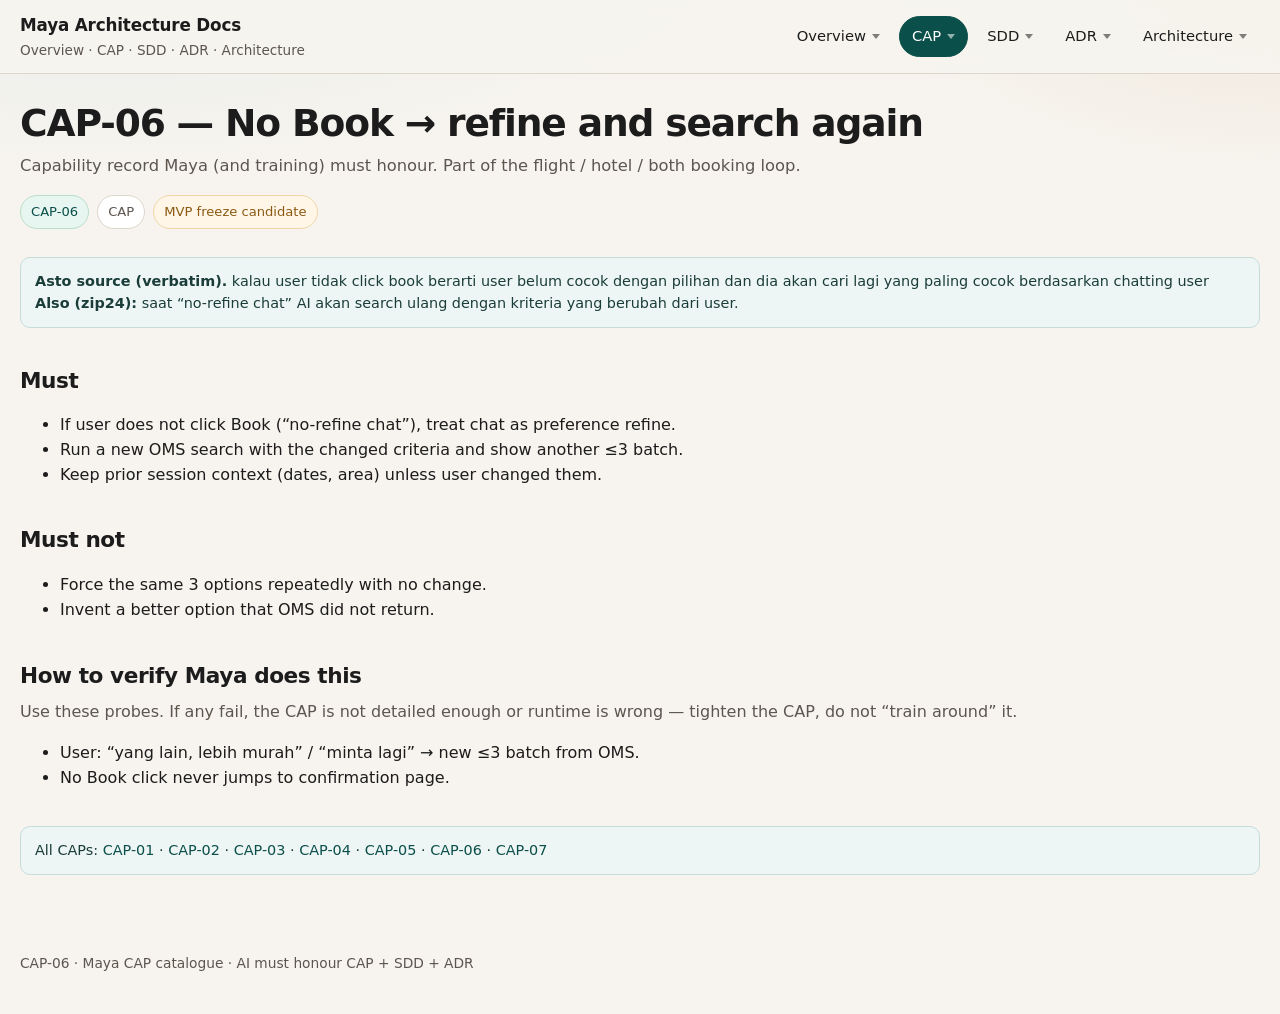
<file: cap/CAP-06.html>
<!DOCTYPE html>
<html lang="en">
<head>
  <meta charset="utf-8" />
  <meta name="viewport" content="width=device-width, initial-scale=1" />
  <title>CAP-06 — No Book → refine and search again</title>
  <link rel="stylesheet" href="../styles.css" />
</head>
<body>
  <header class="site-header">
    <div class="site-header-inner">
      <div class="brand">
        <strong>Maya Architecture Docs</strong>
        <span>Overview · CAP · SDD · ADR · Architecture</span>
      </div>
      <nav class="nav" aria-label="Primary">
        <div class="nav-dd">
          <a class="nav-dd-main" href="../index.html">Overview</a>
          <div class="nav-dd-menu" role="menu">
            <a href="../index.html">Rule of thumb</a>
            <a href="../cap/index.html">How to verify</a>
          </div>
        </div>
        <div class="nav-dd">
          <a class="nav-dd-main active" href="../cap/index.html">CAP</a>
          <div class="nav-dd-menu" role="menu">
            <a href="../cap/index.html">Catalogue + checklist</a>
            <a href="../cap/CAP-01.html">CAP-01 Intent</a>
            <a href="../cap/CAP-02.html">CAP-02 Summary</a>
            <a href="../cap/CAP-03.html">CAP-03 Summary edit</a>
            <a href="../cap/CAP-04.html">CAP-04 Intent confirm</a>
            <a href="../cap/CAP-05.html">CAP-05 ≤3 options</a>
            <a href="../cap/CAP-06.html">CAP-06 Refine search</a>
            <a href="../cap/CAP-07.html">CAP-07 Book confirm</a>
          </div>
        </div>
        <div class="nav-dd">
          <a class="nav-dd-main " href="../sdd/index.html">SDD</a>
          <div class="nav-dd-menu" role="menu">
            <a href="../sdd/index.html">SDD hub</a>
            <a href="../capabilities.html#main">Main loop (draft)</a>
          </div>
        </div>
        <div class="nav-dd">
          <a class="nav-dd-main " href="../adr/index.html">ADR</a>
          <div class="nav-dd-menu" role="menu">
            <a href="../adr/index.html">ADR hub</a>
            <a href="../architecture.html">Maya → MCP → OMS</a>
          </div>
        </div>
        <div class="nav-dd">
          <a class="nav-dd-main" href="../architecture.html">Architecture</a>
          <div class="nav-dd-menu" role="menu">
            <a href="../architecture.html">MCP → OMS</a>
            <a href="../path.html">Request path</a>
            <a href="../capabilities.html">Legacy catalogue</a>
          </div>
        </div>
      </nav>
    </div>
  </header>
  <main>
    <section class="hero">
      <h1>CAP-06 — No Book → refine and search again</h1>
      <p>Capability record Maya (and training) must honour. Part of the flight / hotel / both booking loop.</p>
      <div class="meta-row">
        <span class="chip ok">CAP-06</span>
        <span class="chip">CAP</span>
        <span class="chip warn">MVP freeze candidate</span>
      </div>
    </section>

    <div class="note">
      <strong>Asto source (verbatim).</strong> kalau user tidak click book berarti user belum cocok dengan pilihan dan dia akan cari lagi yang paling cocok berdasarkan chatting user<br />
      <strong>Also (zip24):</strong> saat “no-refine chat” AI akan search ulang dengan kriteria yang berubah dari user.
    </div>

    <section class="section">
      <h2>Must</h2>
      <ul><li>If user does not click Book (“no-refine chat”), treat chat as preference refine.</li><li>Run a new OMS search with the changed criteria and show another ≤3 batch.</li><li>Keep prior session context (dates, area) unless user changed them.</li></ul>
    </section>
    <section class="section">
      <h2>Must not</h2>
      <ul><li>Force the same 3 options repeatedly with no change.</li><li>Invent a better option that OMS did not return.</li></ul>
    </section>
    <section class="section">
      <h2>How to verify Maya does this</h2>
      <p class="lead">Use these probes. If any fail, the CAP is not detailed enough or runtime is wrong — tighten the CAP, do not “train around” it.</p>
      <ul><li>User: “yang lain, lebih murah” / “minta lagi” → new ≤3 batch from OMS.</li><li>No Book click never jumps to confirmation page.</li></ul>
    </section>

    <p class="note">All CAPs: <a href="CAP-01.html">CAP-01</a> · <a href="CAP-02.html">CAP-02</a> · <a href="CAP-03.html">CAP-03</a> · <a href="CAP-04.html">CAP-04</a> · <a href="CAP-05.html">CAP-05</a> · <a href="CAP-06.html">CAP-06</a> · <a href="CAP-07.html">CAP-07</a></p>
  </main>
  <footer class="footer">CAP-06 · Maya CAP catalogue · AI must honour CAP + SDD + ADR</footer>
  <script src="../nav-dropdown.js" defer></script>
</body>
</html>
</file>
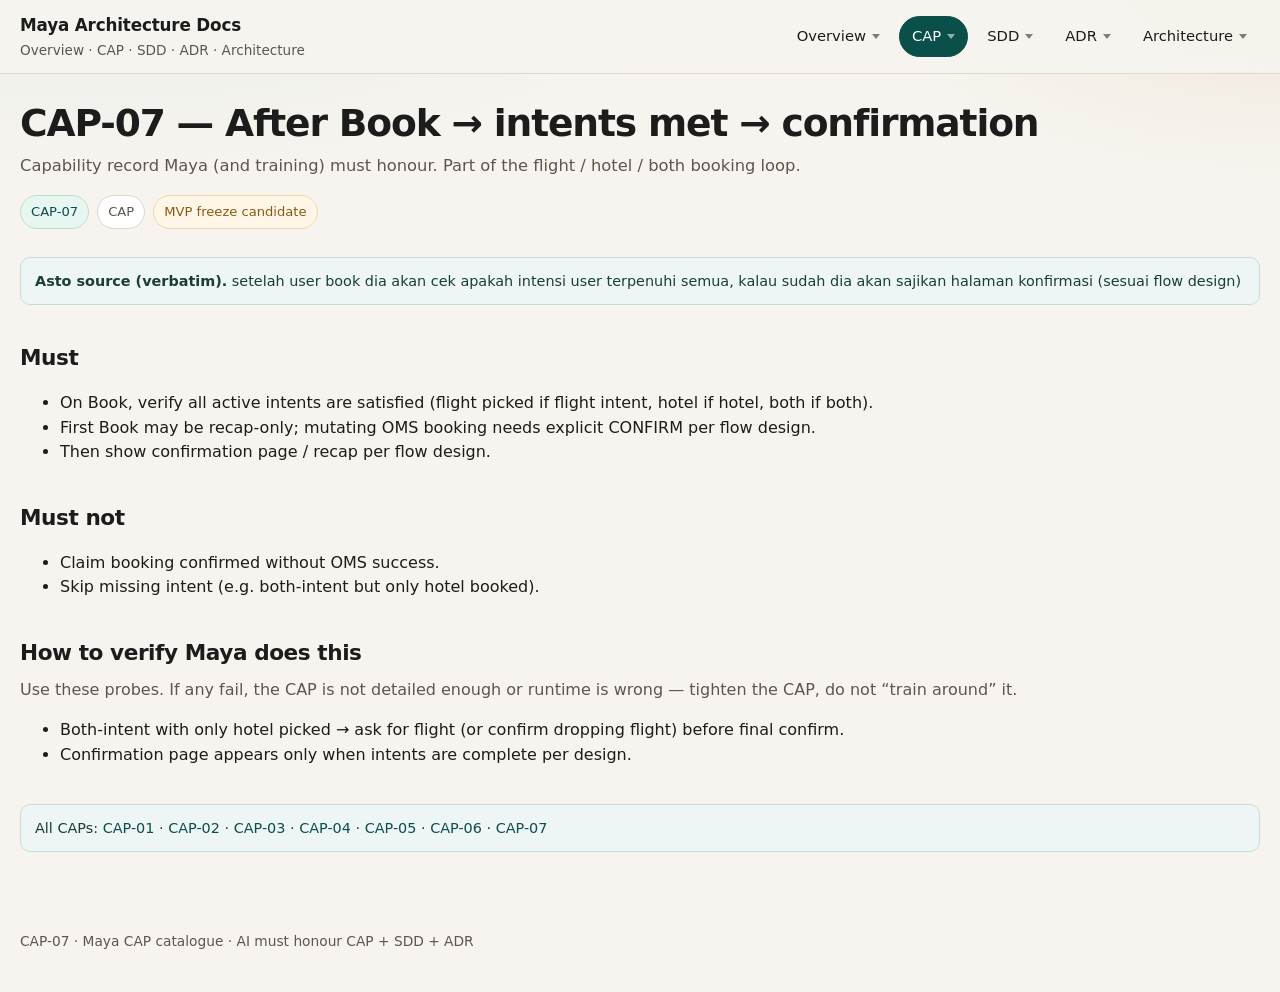
<file: cap/CAP-07.html>
<!DOCTYPE html>
<html lang="en">
<head>
  <meta charset="utf-8" />
  <meta name="viewport" content="width=device-width, initial-scale=1" />
  <title>CAP-07 — After Book → intents met → confirmation</title>
  <link rel="stylesheet" href="../styles.css" />
</head>
<body>
  <header class="site-header">
    <div class="site-header-inner">
      <div class="brand">
        <strong>Maya Architecture Docs</strong>
        <span>Overview · CAP · SDD · ADR · Architecture</span>
      </div>
      <nav class="nav" aria-label="Primary">
        <div class="nav-dd">
          <a class="nav-dd-main" href="../index.html">Overview</a>
          <div class="nav-dd-menu" role="menu">
            <a href="../index.html">Rule of thumb</a>
            <a href="../cap/index.html">How to verify</a>
          </div>
        </div>
        <div class="nav-dd">
          <a class="nav-dd-main active" href="../cap/index.html">CAP</a>
          <div class="nav-dd-menu" role="menu">
            <a href="../cap/index.html">Catalogue + checklist</a>
            <a href="../cap/CAP-01.html">CAP-01 Intent</a>
            <a href="../cap/CAP-02.html">CAP-02 Summary</a>
            <a href="../cap/CAP-03.html">CAP-03 Summary edit</a>
            <a href="../cap/CAP-04.html">CAP-04 Intent confirm</a>
            <a href="../cap/CAP-05.html">CAP-05 ≤3 options</a>
            <a href="../cap/CAP-06.html">CAP-06 Refine search</a>
            <a href="../cap/CAP-07.html">CAP-07 Book confirm</a>
          </div>
        </div>
        <div class="nav-dd">
          <a class="nav-dd-main " href="../sdd/index.html">SDD</a>
          <div class="nav-dd-menu" role="menu">
            <a href="../sdd/index.html">SDD hub</a>
            <a href="../capabilities.html#main">Main loop (draft)</a>
          </div>
        </div>
        <div class="nav-dd">
          <a class="nav-dd-main " href="../adr/index.html">ADR</a>
          <div class="nav-dd-menu" role="menu">
            <a href="../adr/index.html">ADR hub</a>
            <a href="../architecture.html">Maya → MCP → OMS</a>
          </div>
        </div>
        <div class="nav-dd">
          <a class="nav-dd-main" href="../architecture.html">Architecture</a>
          <div class="nav-dd-menu" role="menu">
            <a href="../architecture.html">MCP → OMS</a>
            <a href="../path.html">Request path</a>
            <a href="../capabilities.html">Legacy catalogue</a>
          </div>
        </div>
      </nav>
    </div>
  </header>
  <main>
    <section class="hero">
      <h1>CAP-07 — After Book → intents met → confirmation</h1>
      <p>Capability record Maya (and training) must honour. Part of the flight / hotel / both booking loop.</p>
      <div class="meta-row">
        <span class="chip ok">CAP-07</span>
        <span class="chip">CAP</span>
        <span class="chip warn">MVP freeze candidate</span>
      </div>
    </section>

    <div class="note">
      <strong>Asto source (verbatim).</strong> setelah user book dia akan cek apakah intensi user terpenuhi semua, kalau sudah dia akan sajikan halaman konfirmasi (sesuai flow design)
    </div>

    <section class="section">
      <h2>Must</h2>
      <ul><li>On Book, verify all active intents are satisfied (flight picked if flight intent, hotel if hotel, both if both).</li><li>First Book may be recap-only; mutating OMS booking needs explicit CONFIRM per flow design.</li><li>Then show confirmation page / recap per flow design.</li></ul>
    </section>
    <section class="section">
      <h2>Must not</h2>
      <ul><li>Claim booking confirmed without OMS success.</li><li>Skip missing intent (e.g. both-intent but only hotel booked).</li></ul>
    </section>
    <section class="section">
      <h2>How to verify Maya does this</h2>
      <p class="lead">Use these probes. If any fail, the CAP is not detailed enough or runtime is wrong — tighten the CAP, do not “train around” it.</p>
      <ul><li>Both-intent with only hotel picked → ask for flight (or confirm dropping flight) before final confirm.</li><li>Confirmation page appears only when intents are complete per design.</li></ul>
    </section>

    <p class="note">All CAPs: <a href="CAP-01.html">CAP-01</a> · <a href="CAP-02.html">CAP-02</a> · <a href="CAP-03.html">CAP-03</a> · <a href="CAP-04.html">CAP-04</a> · <a href="CAP-05.html">CAP-05</a> · <a href="CAP-06.html">CAP-06</a> · <a href="CAP-07.html">CAP-07</a></p>
  </main>
  <footer class="footer">CAP-07 · Maya CAP catalogue · AI must honour CAP + SDD + ADR</footer>
  <script src="../nav-dropdown.js" defer></script>
</body>
</html>
</file>
<file: styles.css>
:root {
  --page-max: 1460px;
  --page-pad-x: 20px;
  --header-pad-y: 12px;
  --bg: #f7f4ef;
  --surface: #ffffff;
  --ink: #1c1c1c;
  --muted: #5c564e;
  --line: #ddd6cb;
  --accent: #0b4f4a;
  --accent-soft: #eef6f5;
  --warn: #8a5a12;
  --warn-bg: #fff6e8;
  --ok: #0b4f4a;
  --ok-bg: #e8f6f1;
  --danger: #9a3412;
  --danger-bg: #fef2f0;
  --shadow: 0 10px 30px rgba(28, 28, 28, 0.06);
  --radius: 14px;
  --mono: "SF Mono", ui-monospace, Menlo, Consolas, monospace;
  --sans: "Segoe UI", system-ui, -apple-system, sans-serif;
}

* { box-sizing: border-box; }
html { scroll-behavior: smooth; }
body {
  margin: 0;
  color: var(--ink);
  background:
    radial-gradient(1200px 500px at 8% -10%, #e4ebe8 0%, transparent 55%),
    radial-gradient(900px 400px at 100% 0%, #f0e8dc 0%, transparent 45%),
    var(--bg);
  font-family: var(--sans);
  line-height: 1.55;
}

a { color: var(--accent); text-decoration: none; }
a:hover { text-decoration: underline; }

.site-header {
  position: sticky;
  top: 0;
  z-index: 20;
  backdrop-filter: blur(10px);
  background: rgba(247, 244, 239, 0.9);
  border-bottom: 1px solid var(--line);
}
.site-header-inner {
  max-width: var(--page-max);
  width: 100%;
  margin: 0 auto;
  padding: var(--header-pad-y) var(--page-pad-x);
  display: flex;
  gap: 16px;
  align-items: center;
  justify-content: space-between;
  flex-wrap: wrap;
}
.brand {
  display: flex;
  flex-direction: column;
  gap: 2px;
}
.brand strong { font-size: 1.05rem; letter-spacing: -0.01em; }
.brand span { color: var(--muted); font-size: 0.85rem; }
.nav {
  display: flex;
  gap: 6px;
  flex-wrap: wrap;
  align-items: center;
}
.nav a { text-decoration: none; }
.nav-dd { position: relative; }
.nav-dd-main {
  display: inline-flex;
  align-items: center;
  gap: 6px;
  padding: 8px 12px;
  border-radius: 999px;
  border: 1px solid transparent;
  color: var(--ink);
  font-size: 0.92rem;
  white-space: nowrap;
}
.nav-dd-main::after {
  content: "";
  width: 0;
  height: 0;
  border-left: 4px solid transparent;
  border-right: 4px solid transparent;
  border-top: 5px solid currentColor;
  opacity: 0.55;
}
.nav-dd-main:hover,
.nav-dd:focus-within > .nav-dd-main,
.nav-dd.open > .nav-dd-main {
  background: var(--accent-soft);
  text-decoration: none;
}
.nav-dd-main.active,
.nav-dd:has(.nav-dd-menu a.active) > .nav-dd-main {
  background: var(--accent);
  color: #fff;
  border-color: var(--accent);
}
.nav-dd-menu {
  display: none;
  position: absolute;
  top: calc(100% + 4px);
  left: 0;
  min-width: 220px;
  padding: 6px;
  border-radius: 12px;
  border: 1px solid var(--line);
  background: var(--surface);
  box-shadow: var(--shadow);
  z-index: 40;
}
.nav-dd:hover > .nav-dd-menu,
.nav-dd:focus-within > .nav-dd-menu,
.nav-dd.open > .nav-dd-menu {
  display: block;
}
.nav-dd-menu a {
  display: block;
  padding: 8px 12px;
  border-radius: 8px;
  color: var(--ink);
  font-size: 0.88rem;
  white-space: nowrap;
}
.nav-dd-menu a:hover {
  background: var(--accent-soft);
  text-decoration: none;
}
.nav-dd-menu a.active {
  background: var(--accent);
  color: #fff;
}

main {
  max-width: var(--page-max);
  width: 100%;
  margin: 0 auto;
  padding: 28px var(--page-pad-x) 64px;
}

.hero { margin-bottom: 28px; }
.hero h1 {
  margin: 0 0 8px;
  font-size: clamp(1.7rem, 3vw, 2.35rem);
  letter-spacing: -0.03em;
  line-height: 1.15;
}
.hero p {
  margin: 0;
  color: var(--muted);
  font-size: 1.02rem;
  max-width: 62rem;
}

.meta-row {
  display: flex;
  flex-wrap: wrap;
  gap: 8px;
  margin-top: 16px;
}
.chip {
  display: inline-flex;
  align-items: center;
  gap: 6px;
  padding: 6px 10px;
  border-radius: 999px;
  border: 1px solid var(--line);
  background: var(--surface);
  font-size: 0.82rem;
  color: var(--muted);
}
.chip.ok { background: var(--ok-bg); color: var(--ok); border-color: #b9dfc8; }
.chip.warn { background: var(--warn-bg); color: var(--warn); border-color: #efd6a8; }
.chip.danger { background: var(--danger-bg); color: var(--danger); border-color: #f0c9bc; }

.toc {
  display: grid;
  grid-template-columns: repeat(auto-fit, minmax(220px, 1fr));
  gap: 12px;
  margin: 24px 0 32px;
}
.toc a {
  display: block;
  padding: 14px 16px;
  background: var(--surface);
  border: 1px solid var(--line);
  border-radius: 12px;
  box-shadow: var(--shadow);
  color: var(--ink);
}
.toc a:hover { border-color: #9bb8b4; text-decoration: none; }
.toc strong { display: block; margin-bottom: 4px; }
.toc span { color: var(--muted); font-size: 0.88rem; }

.section { margin: 36px 0; }
.section > h2 {
  margin: 0 0 8px;
  font-size: 1.35rem;
  letter-spacing: -0.02em;
}
.section > p.lead {
  margin: 0 0 16px;
  color: var(--muted);
}

.card {
  background: var(--surface);
  border: 1px solid var(--line);
  border-radius: var(--radius);
  box-shadow: var(--shadow);
  overflow: hidden;
  margin-bottom: 18px;
}
.card-head {
  padding: 14px 18px;
  border-bottom: 1px solid var(--line);
  display: flex;
  justify-content: space-between;
  gap: 12px;
  align-items: baseline;
  flex-wrap: wrap;
  background: linear-gradient(180deg, #fbfaf8, #f3f0ea);
}
.card-head h3 { margin: 0; font-size: 1.05rem; }
.card-head p {
  margin: 4px 0 0;
  color: var(--muted);
  font-size: 0.88rem;
}
.card-body {
  padding: 8px 10px 16px;
  overflow-x: auto;
}
.mermaid {
  display: flex;
  justify-content: center;
  min-width: min(100%, 720px);
}

.note {
  margin-top: 12px;
  padding: 12px 14px;
  border-radius: 10px;
  background: var(--accent-soft);
  border: 1px solid #c5ddd9;
  color: #1a3d39;
  font-size: 0.9rem;
}
.note.warn {
  background: var(--warn-bg);
  border-color: #efd6a8;
  color: #5c3d0d;
}
.note.danger {
  background: var(--danger-bg);
  border-color: #f0c9bc;
  color: #7c2d12;
}

.legend {
  display: grid;
  grid-template-columns: repeat(auto-fit, minmax(180px, 1fr));
  gap: 10px;
  margin: 16px 0 8px;
}
.legend-item {
  padding: 12px;
  border-radius: 10px;
  border: 1px solid var(--line);
  background: var(--surface);
  font-size: 0.88rem;
}
.legend-item strong { display: block; margin-bottom: 4px; }
.legend-item span { color: var(--muted); }

.table-wrap {
  overflow-x: auto;
  -webkit-overflow-scrolling: touch;
  margin: 8px 0 18px;
  border: 1px solid var(--line);
  border-radius: 12px;
  background: var(--surface);
}
table.attr {
  width: 100%;
  border-collapse: collapse;
  font-size: 0.88rem;
  margin-top: 8px;
}
.table-wrap > table.attr { margin: 0; }
table.attr th,
table.attr td {
  text-align: left;
  padding: 8px 10px;
  border-bottom: 1px solid var(--line);
  vertical-align: top;
}
table.attr th {
  color: var(--muted);
  font-weight: 600;
  background: #f3f0ea;
}
table.attr tbody tr:last-child td { border-bottom: 0; }
table.attr tbody tr:hover td { background: #faf9f7; }
table.attr code {
  font-family: var(--mono);
  font-size: 0.84em;
  background: #f0ebe3;
  padding: 1px 5px;
  border-radius: 4px;
}
.yes { color: var(--ok); font-weight: 600; }
.no { color: var(--danger); font-weight: 600; }

.footer {
  max-width: var(--page-max);
  width: 100%;
  margin: 0 auto;
  padding: 0 var(--page-pad-x) 40px;
  color: var(--muted);
  font-size: 0.86rem;
}

@media (max-width: 640px) {
  .card-body { padding: 4px 2px 10px; }
}
</file>
